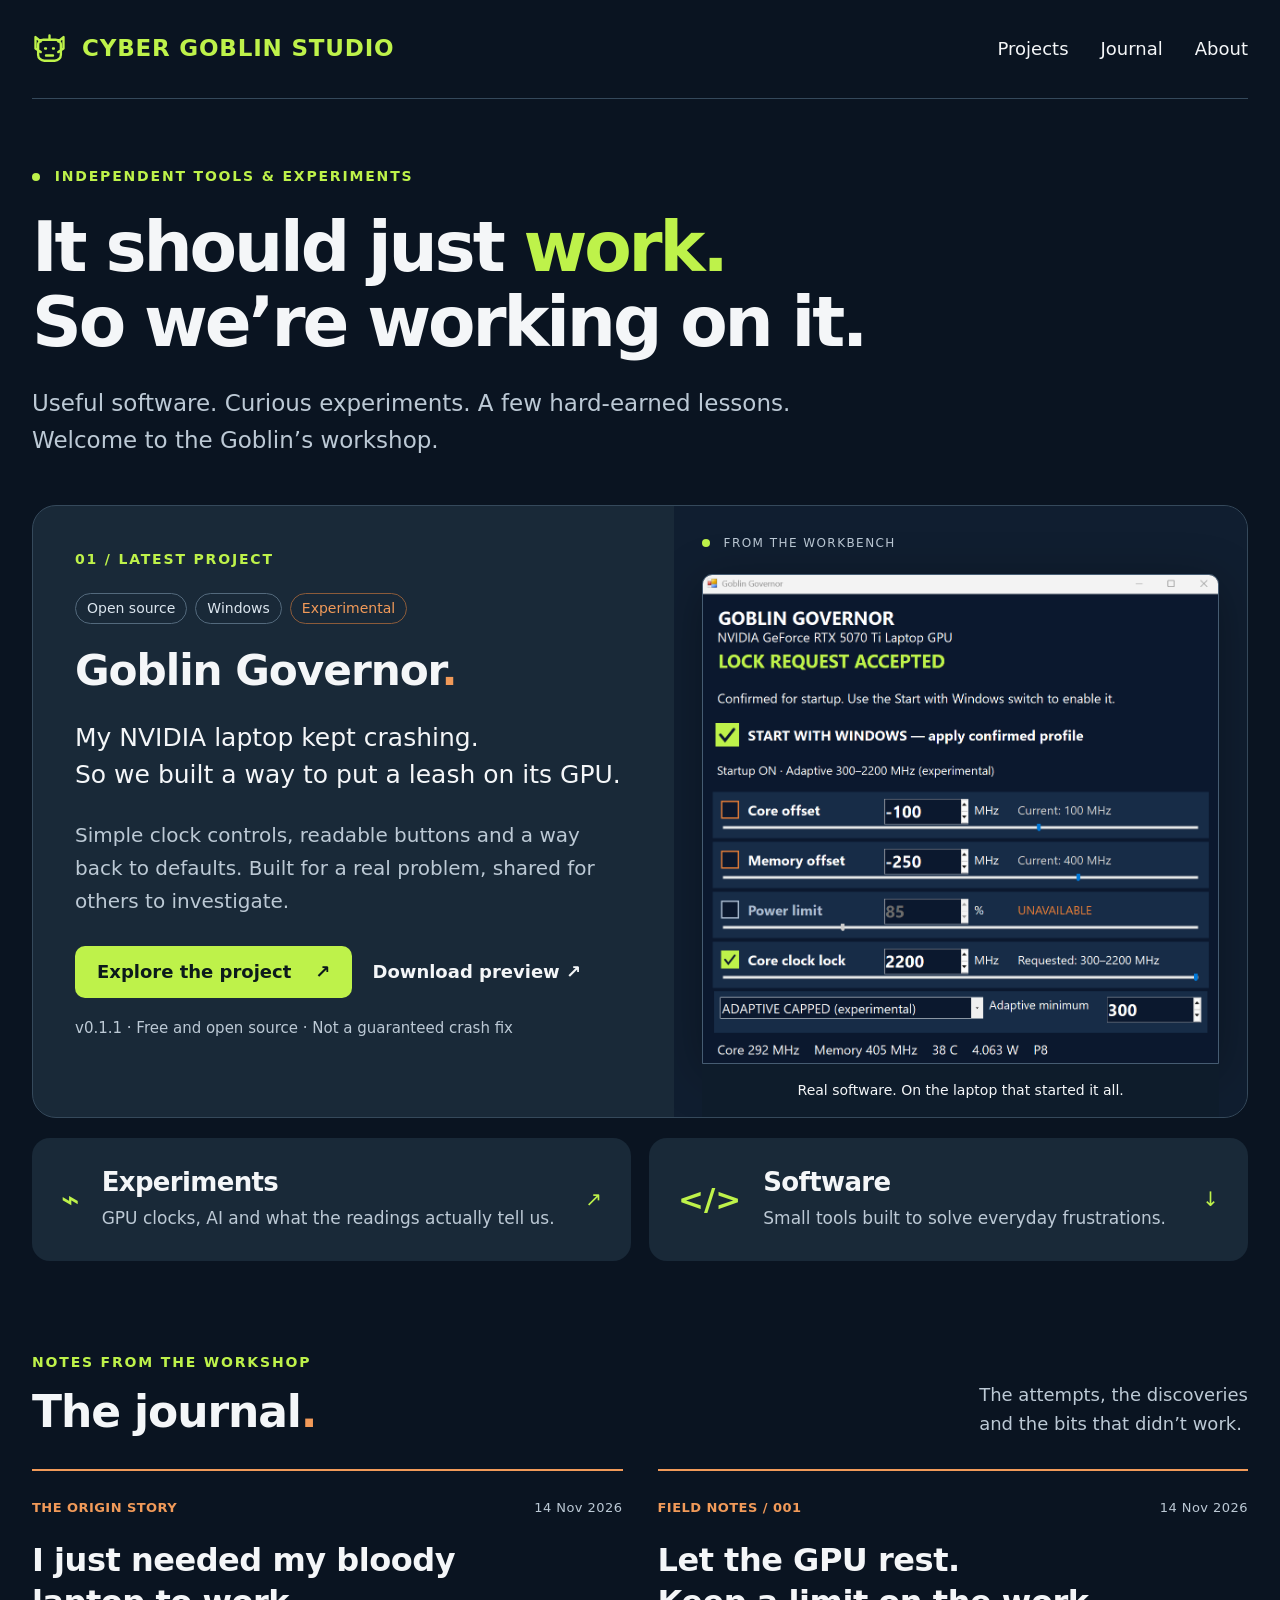
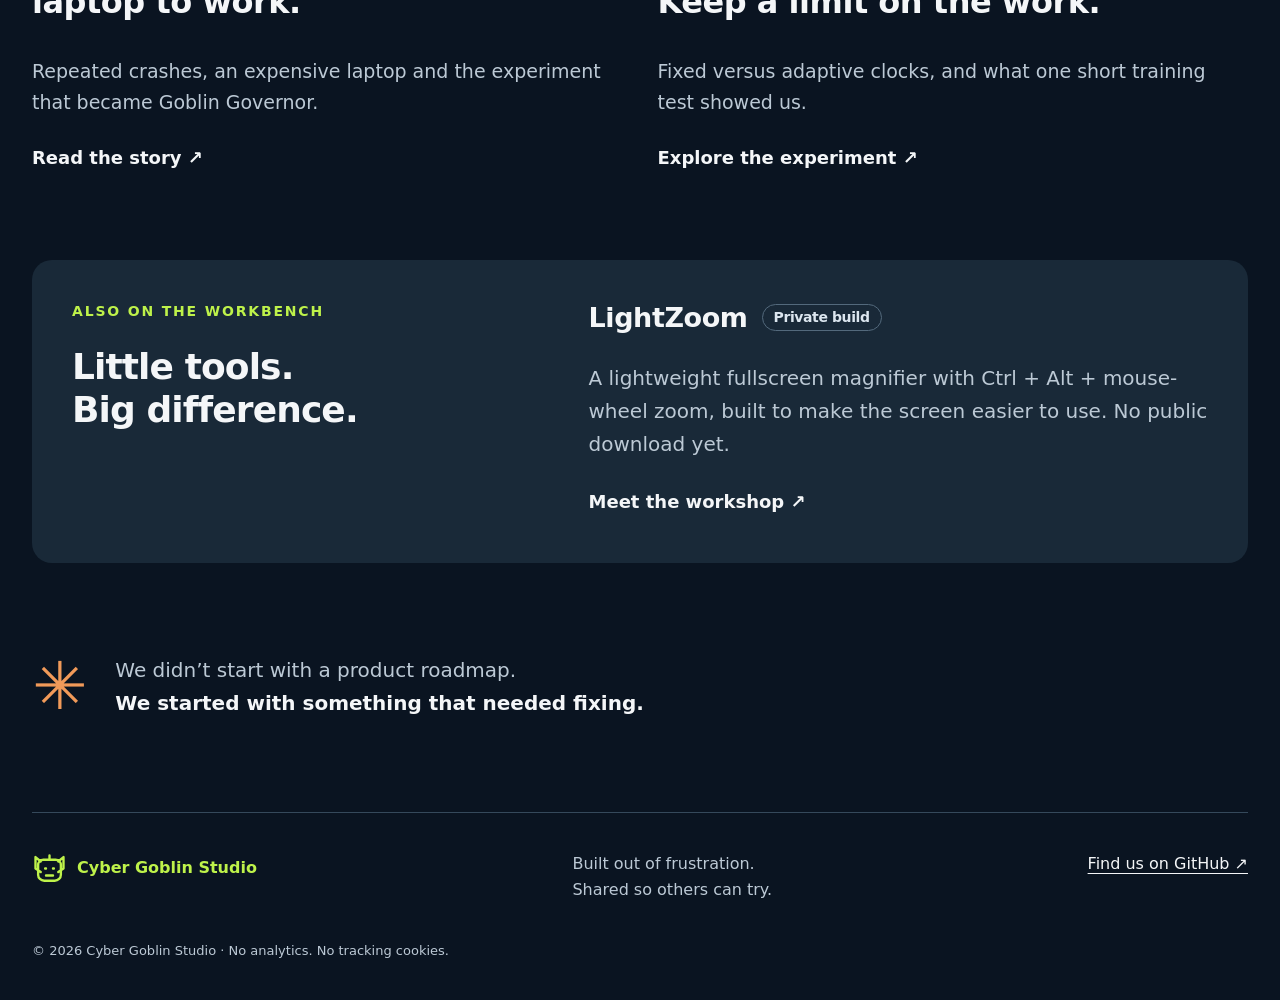
<file: index.html>
<!doctype html>
<html lang="en"><head><meta charset="utf-8"><meta name="viewport" content="width=device-width,initial-scale=1"><meta name="color-scheme" content="dark"><meta name="description" content="Useful software, GPU experiments and honest stories from a laptop that needed to work."><meta name="theme-color" content="#0b182e"><title>The workshop · Cyber Goblin Studio</title><link rel="icon" href="assets/goblin.svg" type="image/svg+xml"><link rel="stylesheet" href="style.css"></head>
<body><a class="skip" href="#main">Skip to content</a><header class="header wrap"><a class="brand" href="index.html" aria-label="Cyber Goblin Studio home"><svg viewBox="0 0 40 40" aria-hidden="true"><path d="M10 12 4 7v13l6 4m20-12 6-5v13l-6 4M13 10h14a6 6 0 0 1 6 6v11a7 7 0 0 1-7 7H14a7 7 0 0 1-7-7V16a6 6 0 0 1 6-6Z"/><path d="M15 20h1m8 0h1M16 28h8M20 10V5"/></svg><span>CYBER GOBLIN<span class="studio"> STUDIO</span></span></a><nav class="desktop-nav" aria-label="Main navigation"><a href="index.html#projects">Projects</a><a href="index.html#journal">Journal</a><a href="about.html">About</a></nav><details class="mobile-nav"><summary aria-label="Open navigation">Menu <span aria-hidden="true">☰</span></summary><nav aria-label="Mobile navigation"><a href="index.html#projects">Projects</a><a href="index.html#journal">Journal</a><a href="about.html">About</a></nav></details></header>
<main id="main" class="wrap">
<section class="intro"><p class="eyebrow"><span class="dot"></span> INDEPENDENT TOOLS & EXPERIMENTS</p><h1>It should just <em>work.</em><br>So we’re working on it.</h1><p class="lede">Useful software. Curious experiments. A few hard-earned lessons.<br class="wide-only"> Welcome to the Goblin’s workshop.</p></section>
<section id="projects" aria-labelledby="featured-title" class="feature"><div class="feature-copy"><p class="eyebrow">01 / LATEST PROJECT</p><div class="tags"><span>Open source</span><span>Windows</span><span class="experimental">Experimental</span></div><h2 id="featured-title">Goblin Governor<span class="orange">.</span></h2><p class="feature-summary">My NVIDIA laptop kept crashing.<br>So we built a way to put a leash on its GPU.</p><p>Simple clock controls, readable buttons and a way back to defaults. Built for a real problem, shared for others to investigate.</p><div class="actions"><a class="button lime" href="goblin-governor.html">Explore the project <span aria-hidden="true">↗</span></a><a class="text-link" href="https://github.com/notsuremedea-rgb/goblin-governor/releases/tag/v0.1.1">Download preview ↗</a></div><p class="fine">v0.1.1 · Free and open source · Not a guaranteed crash fix</p></div><a class="feature-image" href="goblin-governor.html" aria-label="Explore Goblin Governor"><div class="image-label"><span class="dot"></span> FROM THE WORKBENCH</div><img src="assets/goblin-governor.png" width="1113" height="1516" alt="Goblin Governor running an adaptive 300–2200 MHz profile, with the GPU idling at 292 MHz."><span class="image-caption">Real software. On the laptop that started it all.</span></a></section>
<div class="routes"><a class="route" href="clock-modes.html"><span class="route-icon" aria-hidden="true">⌁</span><div><h2>Experiments</h2><p>GPU clocks, AI and what the readings actually tell us.</p></div><span aria-hidden="true">↗</span></a><a class="route" href="#software"><span class="route-icon" aria-hidden="true">&lt;/&gt;</span><div><h2>Software</h2><p>Small tools built to solve everyday frustrations.</p></div><span aria-hidden="true">↓</span></a></div>
<section id="journal" class="journal"><div class="section-heading"><div><p class="eyebrow">NOTES FROM THE WORKSHOP</p><h2>The journal<span class="orange">.</span></h2></div><p>The attempts, the discoveries<br>and the bits that didn’t work.</p></div><div class="posts"><article class="post"><div class="post-meta"><span>THE ORIGIN STORY</span><time datetime="2026-11-14">14 Nov 2026</time></div><h3><a href="goblin-governor.html">I just needed my bloody laptop to work.</a></h3><p>Repeated crashes, an expensive laptop and the experiment that became Goblin Governor.</p><a class="text-link" href="goblin-governor.html">Read the story <span aria-hidden="true">↗</span></a></article><article class="post"><div class="post-meta"><span>FIELD NOTES / 001</span><time datetime="2026-11-14">14 Nov 2026</time></div><h3><a href="clock-modes.html">Let the GPU rest.<br>Keep a limit on the work.</a></h3><p>Fixed versus adaptive clocks, and what one short training test showed us.</p><a class="text-link" href="clock-modes.html">Explore the experiment <span aria-hidden="true">↗</span></a></article></div></section>
<section id="software" class="bench"><div><p class="eyebrow">ALSO ON THE WORKBENCH</p><h2>Little tools.<br>Big difference.</h2></div><div><h3>LightZoom <span class="badge">Private build</span></h3><p>A lightweight fullscreen magnifier with Ctrl + Alt + mouse-wheel zoom, built to make the screen easier to use. No public download yet.</p><a class="text-link" href="about.html">Meet the workshop ↗</a></div></section>
<section class="closing"><span aria-hidden="true">✳</span><p>We didn’t start with a product roadmap.<br><strong>We started with something that needed fixing.</strong></p></section></main><footer class="wrap footer"><a class="footer-brand" href="index.html"><svg viewBox="0 0 40 40" aria-hidden="true"><path d="M10 12 4 7v13l6 4m20-12 6-5v13l-6 4M13 10h14a6 6 0 0 1 6 6v11a7 7 0 0 1-7 7H14a7 7 0 0 1-7-7V16a6 6 0 0 1 6-6Z"/><path d="M15 20h1m8 0h1M16 28h8M20 10V5"/></svg> Cyber Goblin Studio</a><p>Built out of frustration.<br>Shared so others can try.</p><a href="https://github.com/notsuremedea-rgb">Find us on GitHub ↗</a><small>© 2026 Cyber Goblin Studio · No analytics. No tracking cookies.</small></footer></body></html>
</file>
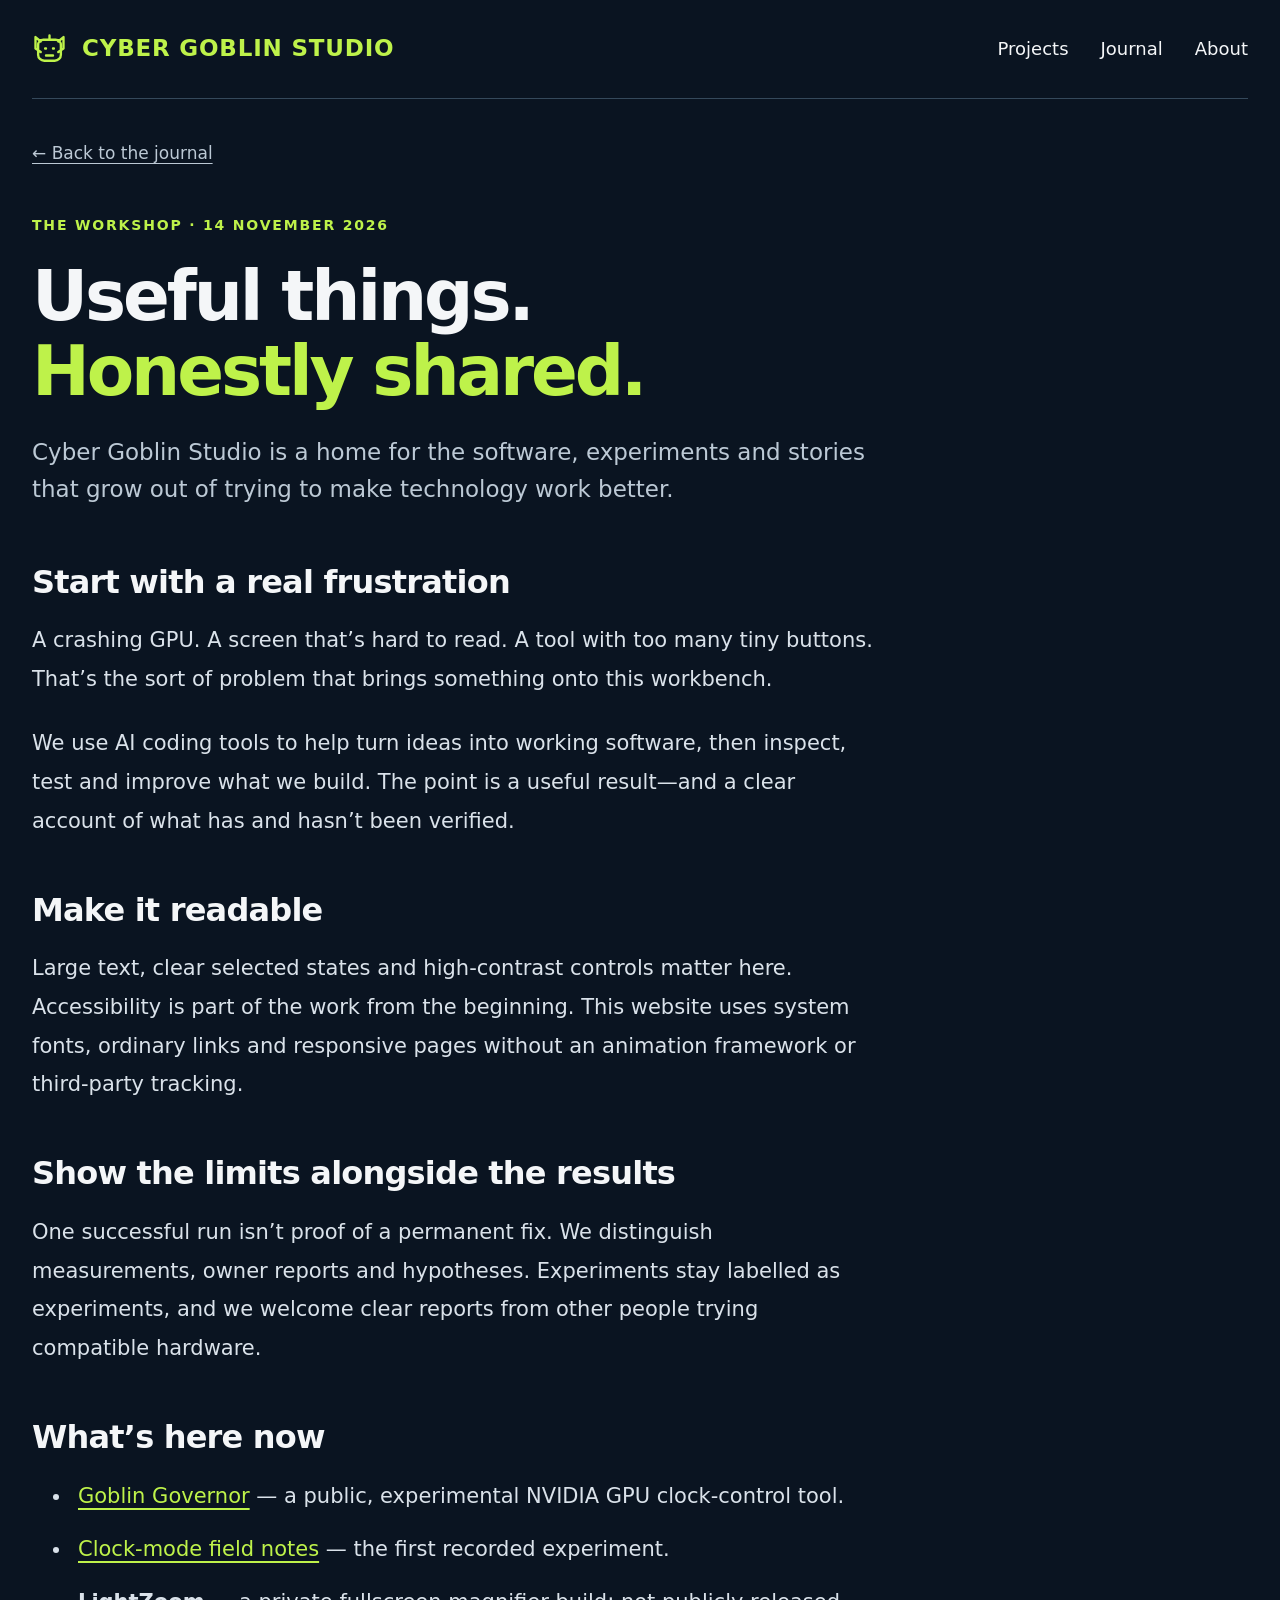
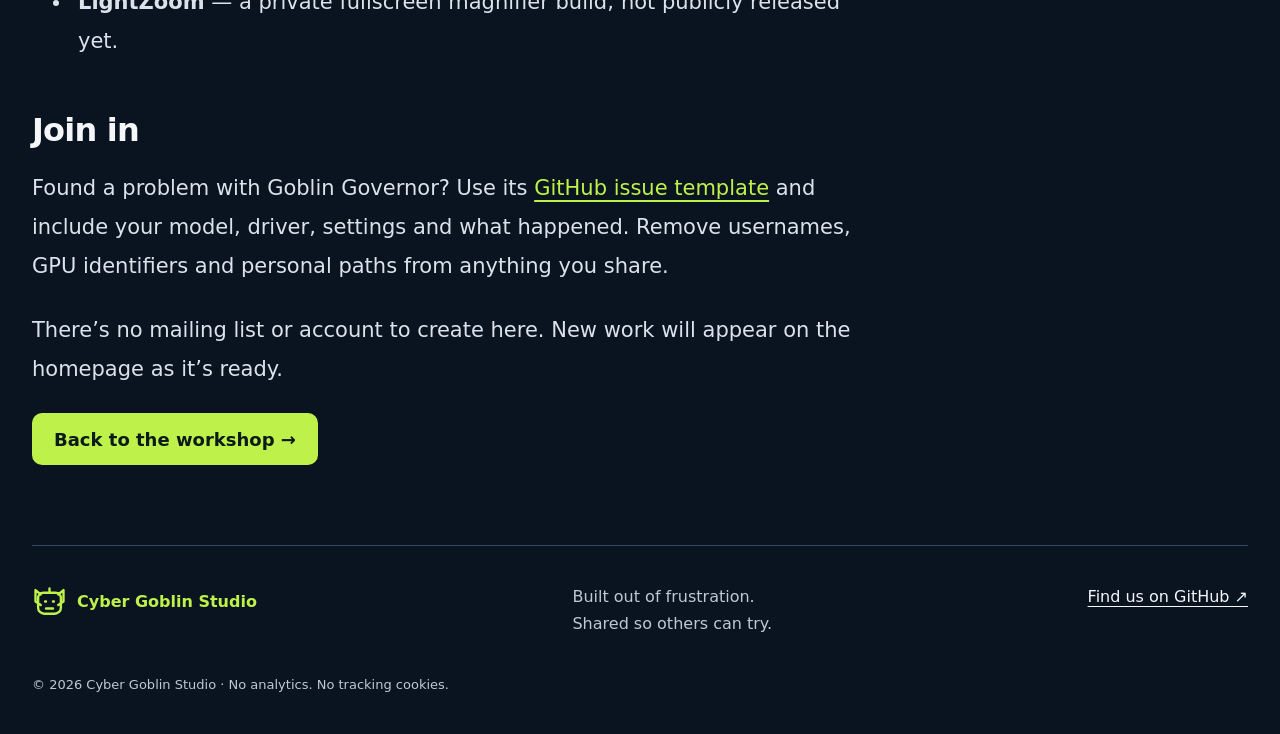
<file: about.html>
<!doctype html>
<html lang="en"><head><meta charset="utf-8"><meta name="viewport" content="width=device-width,initial-scale=1"><meta name="color-scheme" content="dark"><meta name="description" content="Cyber Goblin Studio: small tools, accessible interfaces and experiments shared with their limitations."><meta name="theme-color" content="#0b182e"><title>About the workshop · Cyber Goblin Studio</title><link rel="icon" href="assets/goblin.svg" type="image/svg+xml"><link rel="stylesheet" href="style.css"></head>
<body><a class="skip" href="#main">Skip to content</a><header class="header wrap"><a class="brand" href="index.html" aria-label="Cyber Goblin Studio home"><svg viewBox="0 0 40 40" aria-hidden="true"><path d="M10 12 4 7v13l6 4m20-12 6-5v13l-6 4M13 10h14a6 6 0 0 1 6 6v11a7 7 0 0 1-7 7H14a7 7 0 0 1-7-7V16a6 6 0 0 1 6-6Z"/><path d="M15 20h1m8 0h1M16 28h8M20 10V5"/></svg><span>CYBER GOBLIN<span class="studio"> STUDIO</span></span></a><nav class="desktop-nav" aria-label="Main navigation"><a href="index.html#projects">Projects</a><a href="index.html#journal">Journal</a><a href="about.html">About</a></nav><details class="mobile-nav"><summary aria-label="Open navigation">Menu <span aria-hidden="true">☰</span></summary><nav aria-label="Mobile navigation"><a href="index.html#projects">Projects</a><a href="index.html#journal">Journal</a><a href="about.html">About</a></nav></details></header>
<main id="main" class="wrap"><a class="back" href="index.html#journal">← Back to the journal</a><header class="article-header"><p class="eyebrow">THE WORKSHOP · <time datetime="2026-11-14">14 NOVEMBER 2026</time></p><h1>Useful things.<br><em>Honestly shared.</em></h1><p class="lede">Cyber Goblin Studio is a home for the software, experiments and stories that grow out of trying to make technology work better.</p></header><article class="prose single"><h2>Start with a real frustration</h2><p>A crashing GPU. A screen that’s hard to read. A tool with too many tiny buttons. That’s the sort of problem that brings something onto this workbench.</p><p>We use AI coding tools to help turn ideas into working software, then inspect, test and improve what we build. The point is a useful result—and a clear account of what has and hasn’t been verified.</p><h2>Make it readable</h2><p>Large text, clear selected states and high-contrast controls matter here. Accessibility is part of the work from the beginning. This website uses system fonts, ordinary links and responsive pages without an animation framework or third-party tracking.</p><h2>Show the limits alongside the results</h2><p>One successful run isn’t proof of a permanent fix. We distinguish measurements, owner reports and hypotheses. Experiments stay labelled as experiments, and we welcome clear reports from other people trying compatible hardware.</p><h2>What’s here now</h2><ul><li><a href="goblin-governor.html">Goblin Governor</a> — a public, experimental NVIDIA GPU clock-control tool.</li><li><a href="clock-modes.html">Clock-mode field notes</a> — the first recorded experiment.</li><li><strong>LightZoom</strong> — a private fullscreen magnifier build; not publicly released yet.</li></ul><h2>Join in</h2><p>Found a problem with Goblin Governor? Use its <a href="https://github.com/notsuremedea-rgb/goblin-governor/issues/new/choose">GitHub issue template</a> and include your model, driver, settings and what happened. Remove usernames, GPU identifiers and personal paths from anything you share.</p><p>There’s no mailing list or account to create here. New work will appear on the homepage as it’s ready.</p><a class="button lime" href="index.html">Back to the workshop →</a></article></main><footer class="wrap footer"><a class="footer-brand" href="index.html"><svg viewBox="0 0 40 40" aria-hidden="true"><path d="M10 12 4 7v13l6 4m20-12 6-5v13l-6 4M13 10h14a6 6 0 0 1 6 6v11a7 7 0 0 1-7 7H14a7 7 0 0 1-7-7V16a6 6 0 0 1 6-6Z"/><path d="M15 20h1m8 0h1M16 28h8M20 10V5"/></svg> Cyber Goblin Studio</a><p>Built out of frustration.<br>Shared so others can try.</p><a href="https://github.com/notsuremedea-rgb">Find us on GitHub ↗</a><small>© 2026 Cyber Goblin Studio · No analytics. No tracking cookies.</small></footer></body></html>
</file>
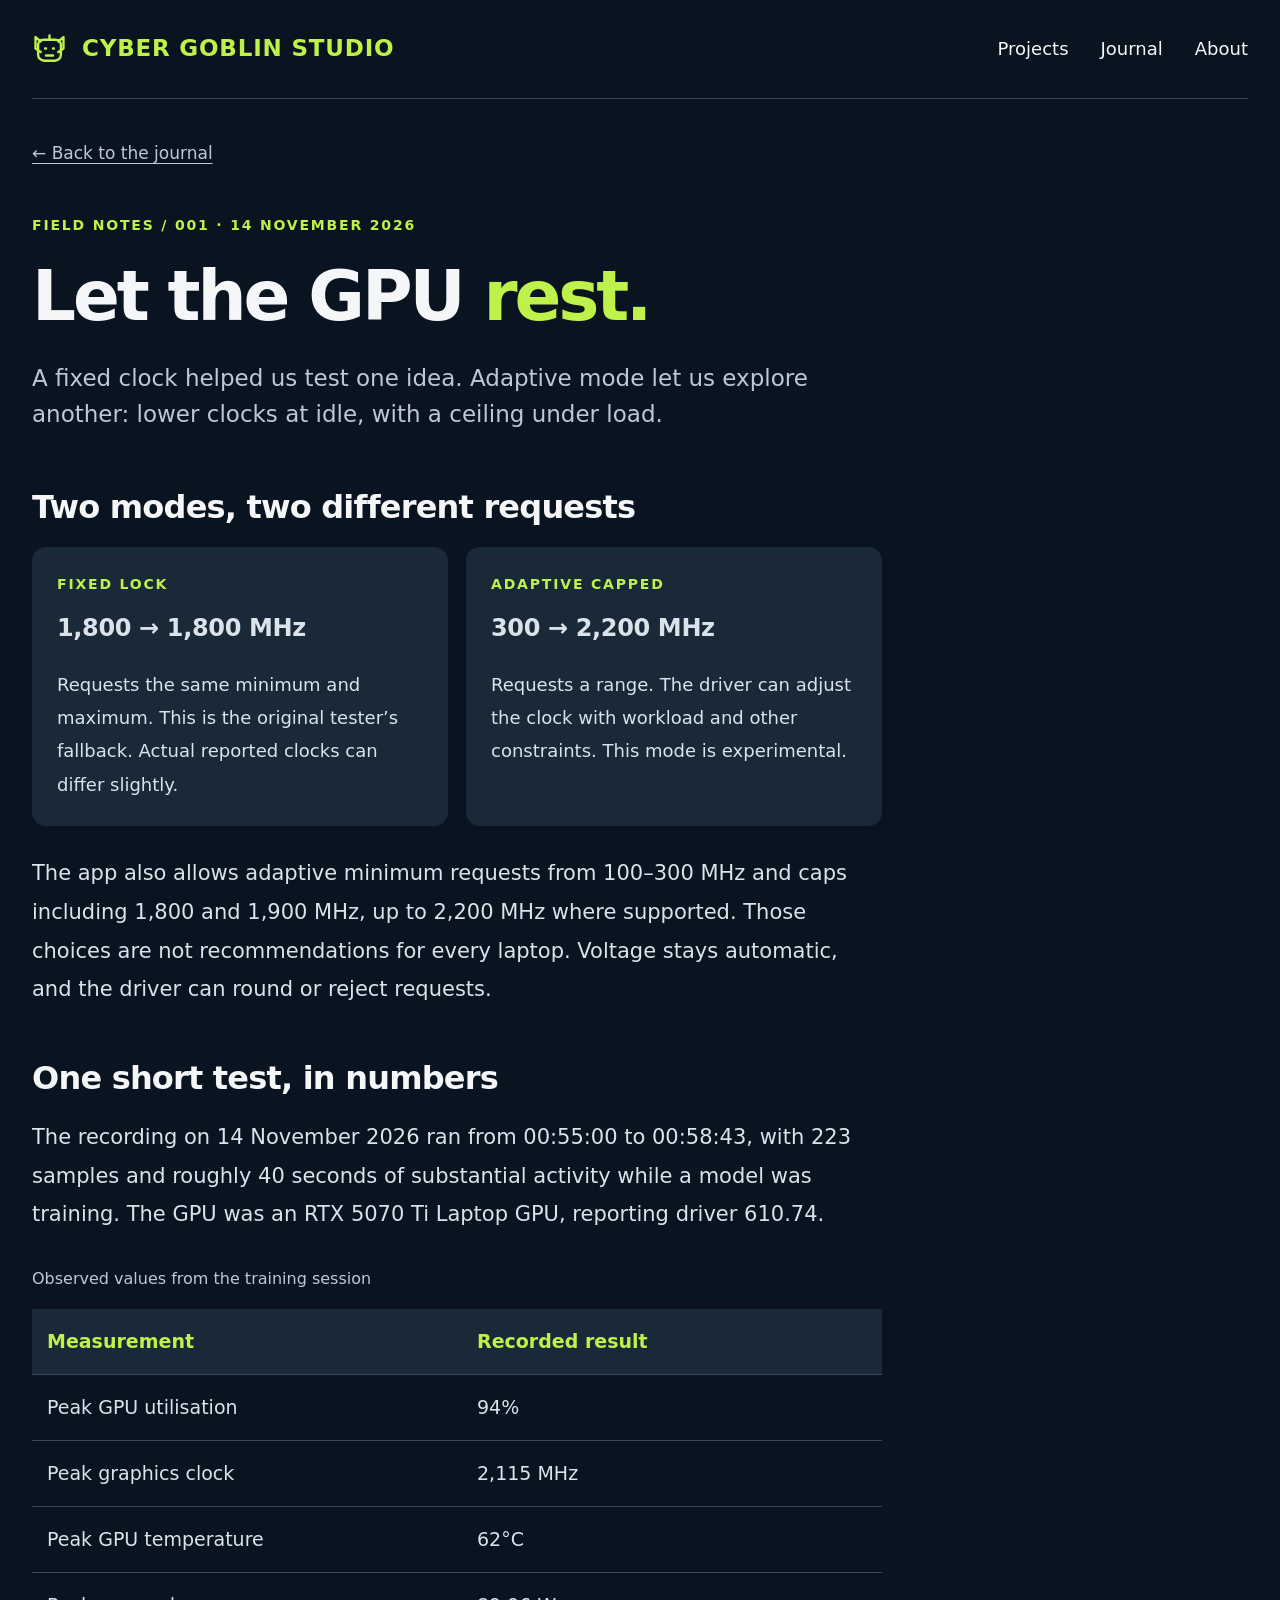
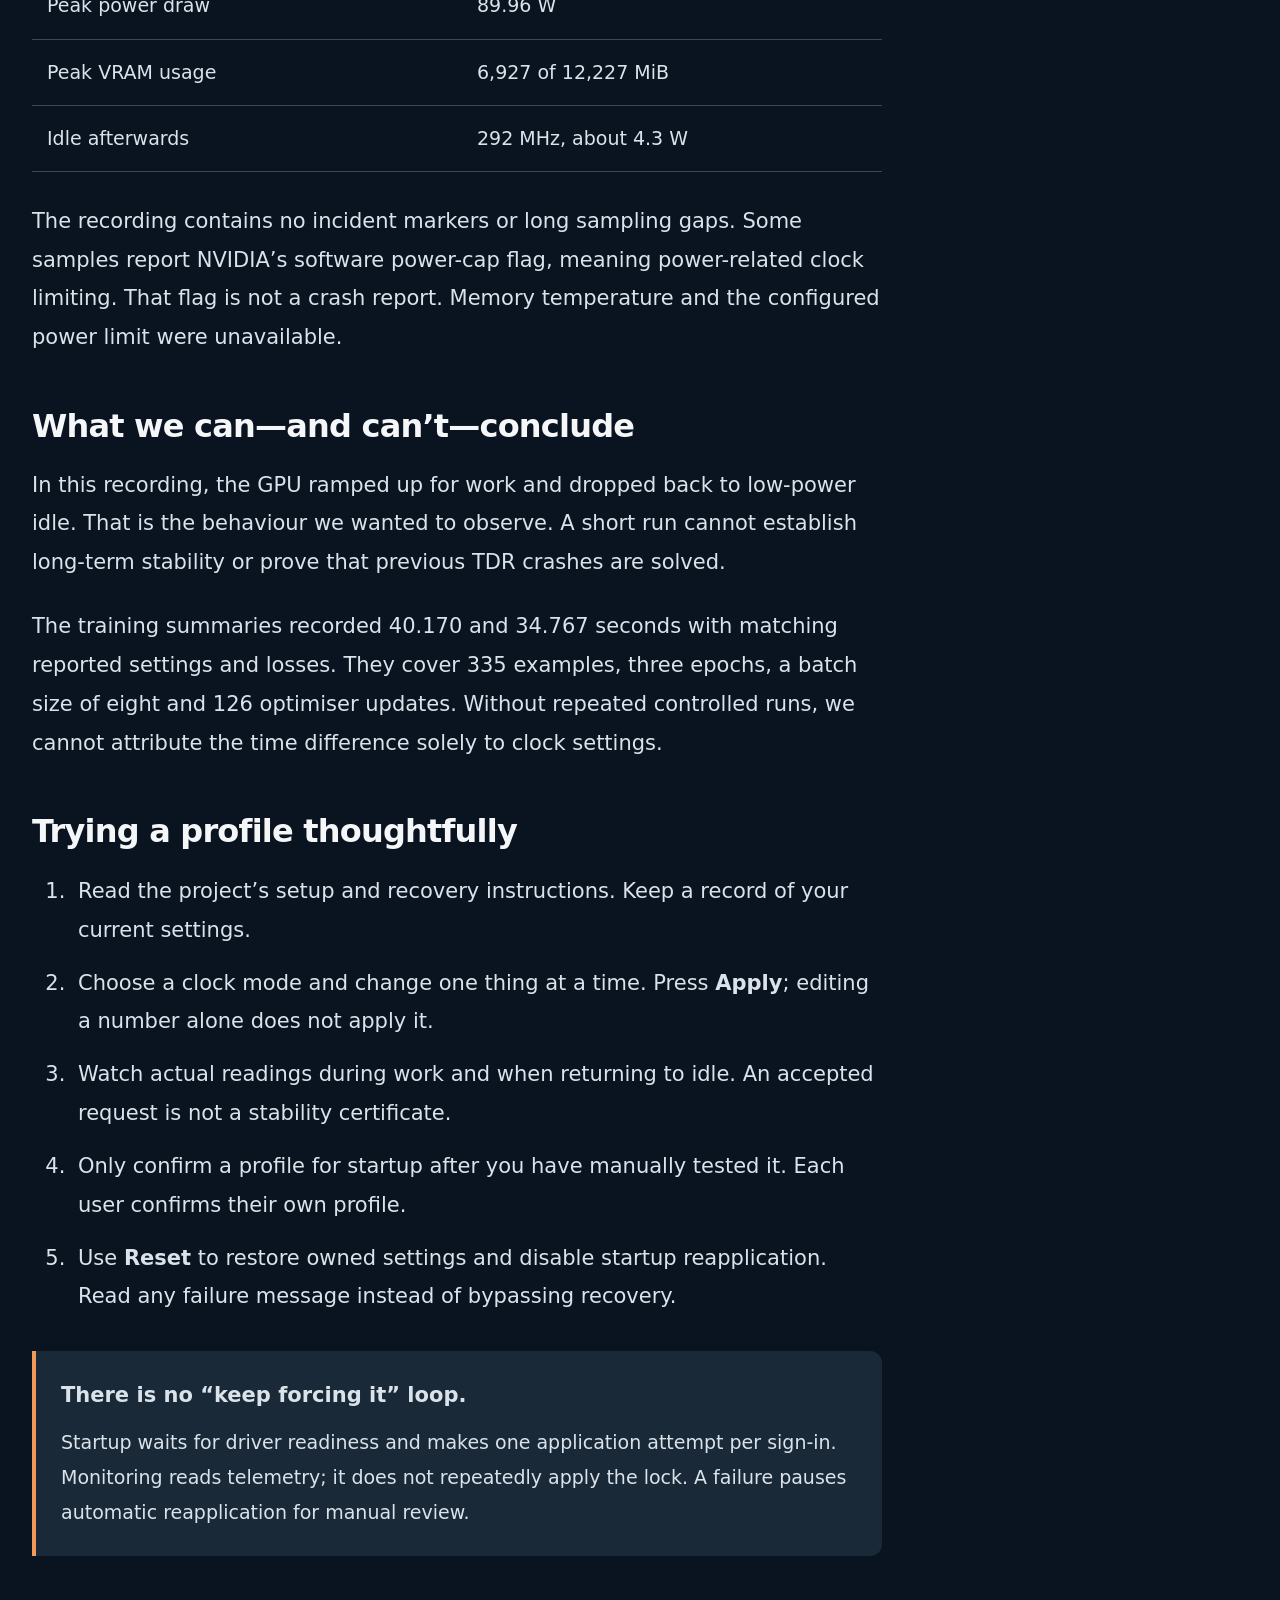
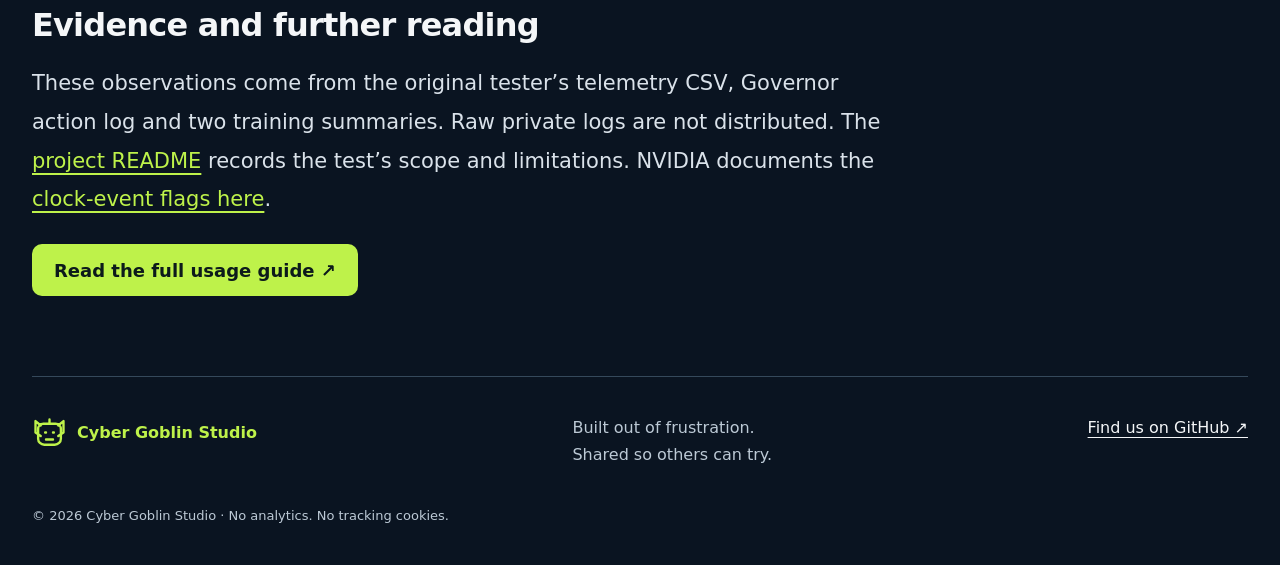
<file: clock-modes.html>
<!doctype html>
<html lang="en"><head><meta charset="utf-8"><meta name="viewport" content="width=device-width,initial-scale=1"><meta name="color-scheme" content="dark"><meta name="description" content="A plain-language guide to fixed and adaptive GPU clock requests, with results and limits from one training test."><meta name="theme-color" content="#0b182e"><title>Let the GPU rest · Cyber Goblin Studio</title><link rel="icon" href="assets/goblin.svg" type="image/svg+xml"><link rel="stylesheet" href="style.css"></head>
<body><a class="skip" href="#main">Skip to content</a><header class="header wrap"><a class="brand" href="index.html" aria-label="Cyber Goblin Studio home"><svg viewBox="0 0 40 40" aria-hidden="true"><path d="M10 12 4 7v13l6 4m20-12 6-5v13l-6 4M13 10h14a6 6 0 0 1 6 6v11a7 7 0 0 1-7 7H14a7 7 0 0 1-7-7V16a6 6 0 0 1 6-6Z"/><path d="M15 20h1m8 0h1M16 28h8M20 10V5"/></svg><span>CYBER GOBLIN<span class="studio"> STUDIO</span></span></a><nav class="desktop-nav" aria-label="Main navigation"><a href="index.html#projects">Projects</a><a href="index.html#journal">Journal</a><a href="about.html">About</a></nav><details class="mobile-nav"><summary aria-label="Open navigation">Menu <span aria-hidden="true">☰</span></summary><nav aria-label="Mobile navigation"><a href="index.html#projects">Projects</a><a href="index.html#journal">Journal</a><a href="about.html">About</a></nav></details></header>
<main id="main" class="wrap"><a class="back" href="index.html#journal">← Back to the journal</a><header class="article-header"><p class="eyebrow">FIELD NOTES / 001 · <time datetime="2026-11-14">14 NOVEMBER 2026</time></p><h1>Let the GPU <em>rest.</em></h1><p class="lede">A fixed clock helped us test one idea. Adaptive mode let us explore another: lower clocks at idle, with a ceiling under load.</p></header><article class="prose single"><h2>Two modes, two different requests</h2><div class="mode-cards"><section><p class="eyebrow">FIXED LOCK</p><h3>1,800 → 1,800 MHz</h3><p>Requests the same minimum and maximum. This is the original tester’s fallback. Actual reported clocks can differ slightly.</p></section><section><p class="eyebrow">ADAPTIVE CAPPED</p><h3>300 → 2,200 MHz</h3><p>Requests a range. The driver can adjust the clock with workload and other constraints. This mode is experimental.</p></section></div><p>The app also allows adaptive minimum requests from 100–300 MHz and caps including 1,800 and 1,900 MHz, up to 2,200 MHz where supported. Those choices are not recommendations for every laptop. Voltage stays automatic, and the driver can round or reject requests.</p><h2>One short test, in numbers</h2><p>The recording on 14 November 2026 ran from 00:55:00 to 00:58:43, with 223 samples and roughly 40 seconds of substantial activity while a model was training. The GPU was an RTX 5070 Ti Laptop GPU, reporting driver 610.74.</p><div class="table-scroll"><table><caption>Observed values from the training session</caption><thead><tr><th scope="col">Measurement</th><th scope="col">Recorded result</th></tr></thead><tbody><tr><th scope="row">Peak GPU utilisation</th><td>94%</td></tr><tr><th scope="row">Peak graphics clock</th><td>2,115 MHz</td></tr><tr><th scope="row">Peak GPU temperature</th><td>62°C</td></tr><tr><th scope="row">Peak power draw</th><td>89.96 W</td></tr><tr><th scope="row">Peak VRAM usage</th><td>6,927 of 12,227 MiB</td></tr><tr><th scope="row">Idle afterwards</th><td>292 MHz, about 4.3 W</td></tr></tbody></table></div><p>The recording contains no incident markers or long sampling gaps. Some samples report NVIDIA’s software power-cap flag, meaning power-related clock limiting. That flag is not a crash report. Memory temperature and the configured power limit were unavailable.</p><h2>What we can—and can’t—conclude</h2><p>In this recording, the GPU ramped up for work and dropped back to low-power idle. That is the behaviour we wanted to observe. A short run cannot establish long-term stability or prove that previous TDR crashes are solved.</p><p>The training summaries recorded 40.170 and 34.767 seconds with matching reported settings and losses. They cover 335 examples, three epochs, a batch size of eight and 126 optimiser updates. Without repeated controlled runs, we cannot attribute the time difference solely to clock settings.</p><h2>Trying a profile thoughtfully</h2><ol><li>Read the project’s setup and recovery instructions. Keep a record of your current settings.</li><li>Choose a clock mode and change one thing at a time. Press <strong>Apply</strong>; editing a number alone does not apply it.</li><li>Watch actual readings during work and when returning to idle. An accepted request is not a stability certificate.</li><li>Only confirm a profile for startup after you have manually tested it. Each user confirms their own profile.</li><li>Use <strong>Reset</strong> to restore owned settings and disable startup reapplication. Read any failure message instead of bypassing recovery.</li></ol><div class="callout"><strong>There is no “keep forcing it” loop.</strong><p>Startup waits for driver readiness and makes one application attempt per sign-in. Monitoring reads telemetry; it does not repeatedly apply the lock. A failure pauses automatic reapplication for manual review.</p></div><h2>Evidence and further reading</h2><p>These observations come from the original tester’s telemetry CSV, Governor action log and two training summaries. Raw private logs are not distributed. The <a href="https://github.com/notsuremedea-rgb/goblin-governor#observed-training-test--14-november-2026">project README</a> records the test’s scope and limitations. NVIDIA documents the <a href="https://docs.nvidia.com/deploy/archive/R550/nvml-api/group__nvmlClocksEventReasons.html">clock-event flags here</a>.</p><a class="button lime" href="https://github.com/notsuremedea-rgb/goblin-governor">Read the full usage guide ↗</a></article></main><footer class="wrap footer"><a class="footer-brand" href="index.html"><svg viewBox="0 0 40 40" aria-hidden="true"><path d="M10 12 4 7v13l6 4m20-12 6-5v13l-6 4M13 10h14a6 6 0 0 1 6 6v11a7 7 0 0 1-7 7H14a7 7 0 0 1-7-7V16a6 6 0 0 1 6-6Z"/><path d="M15 20h1m8 0h1M16 28h8M20 10V5"/></svg> Cyber Goblin Studio</a><p>Built out of frustration.<br>Shared so others can try.</p><a href="https://github.com/notsuremedea-rgb">Find us on GitHub ↗</a><small>© 2026 Cyber Goblin Studio · No analytics. No tracking cookies.</small></footer></body></html>
</file>
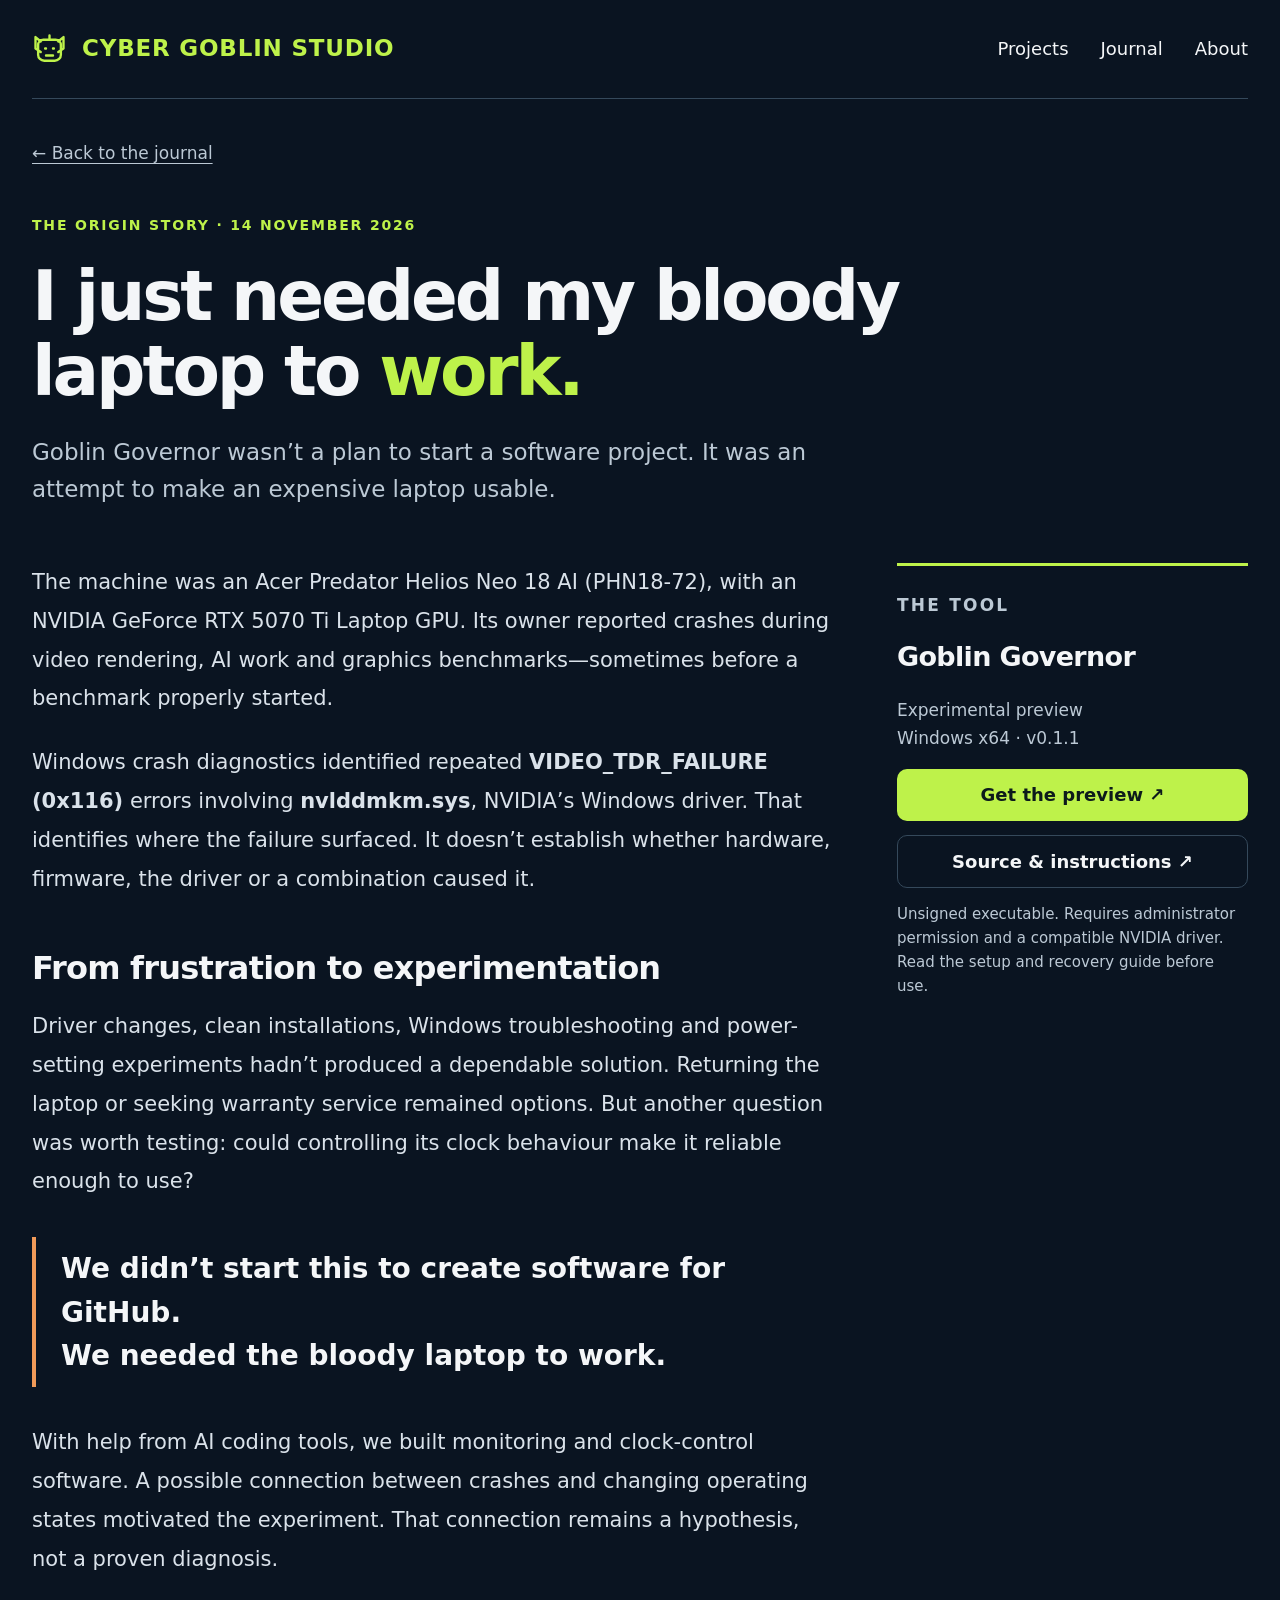
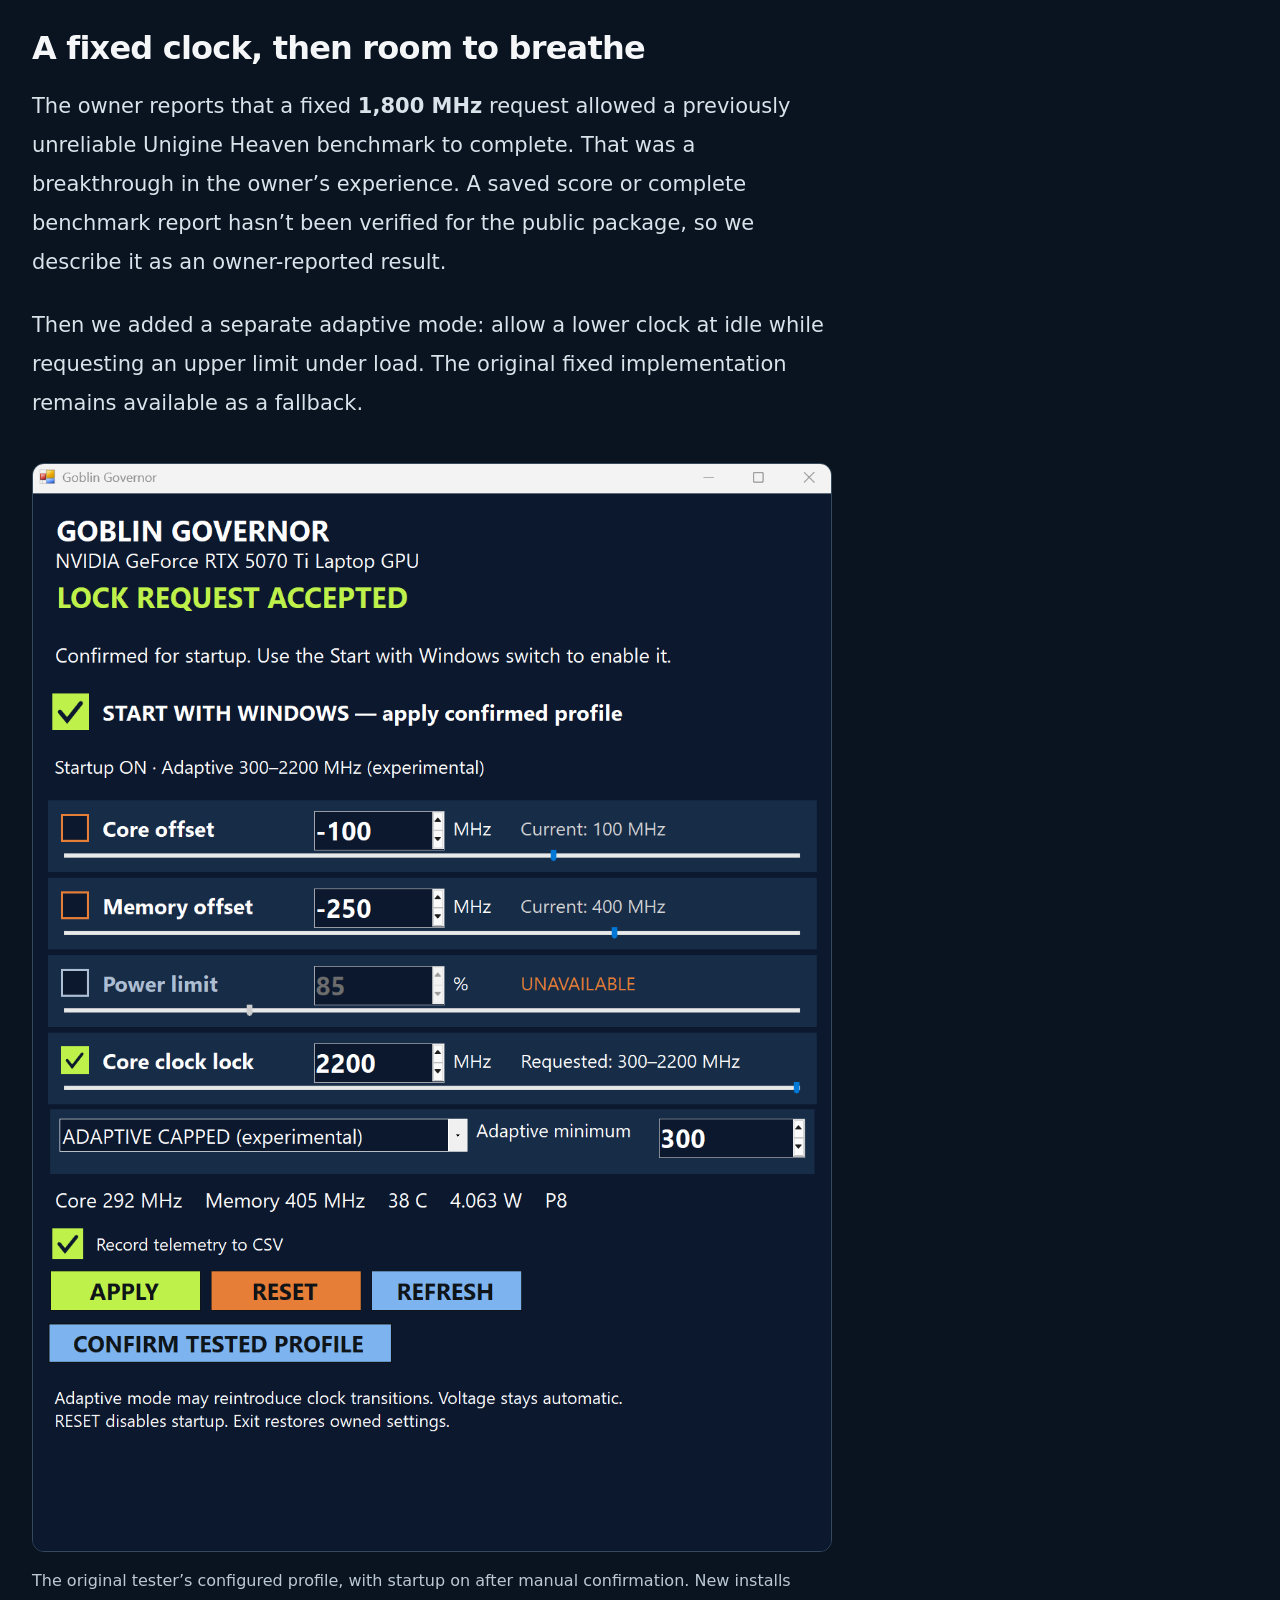
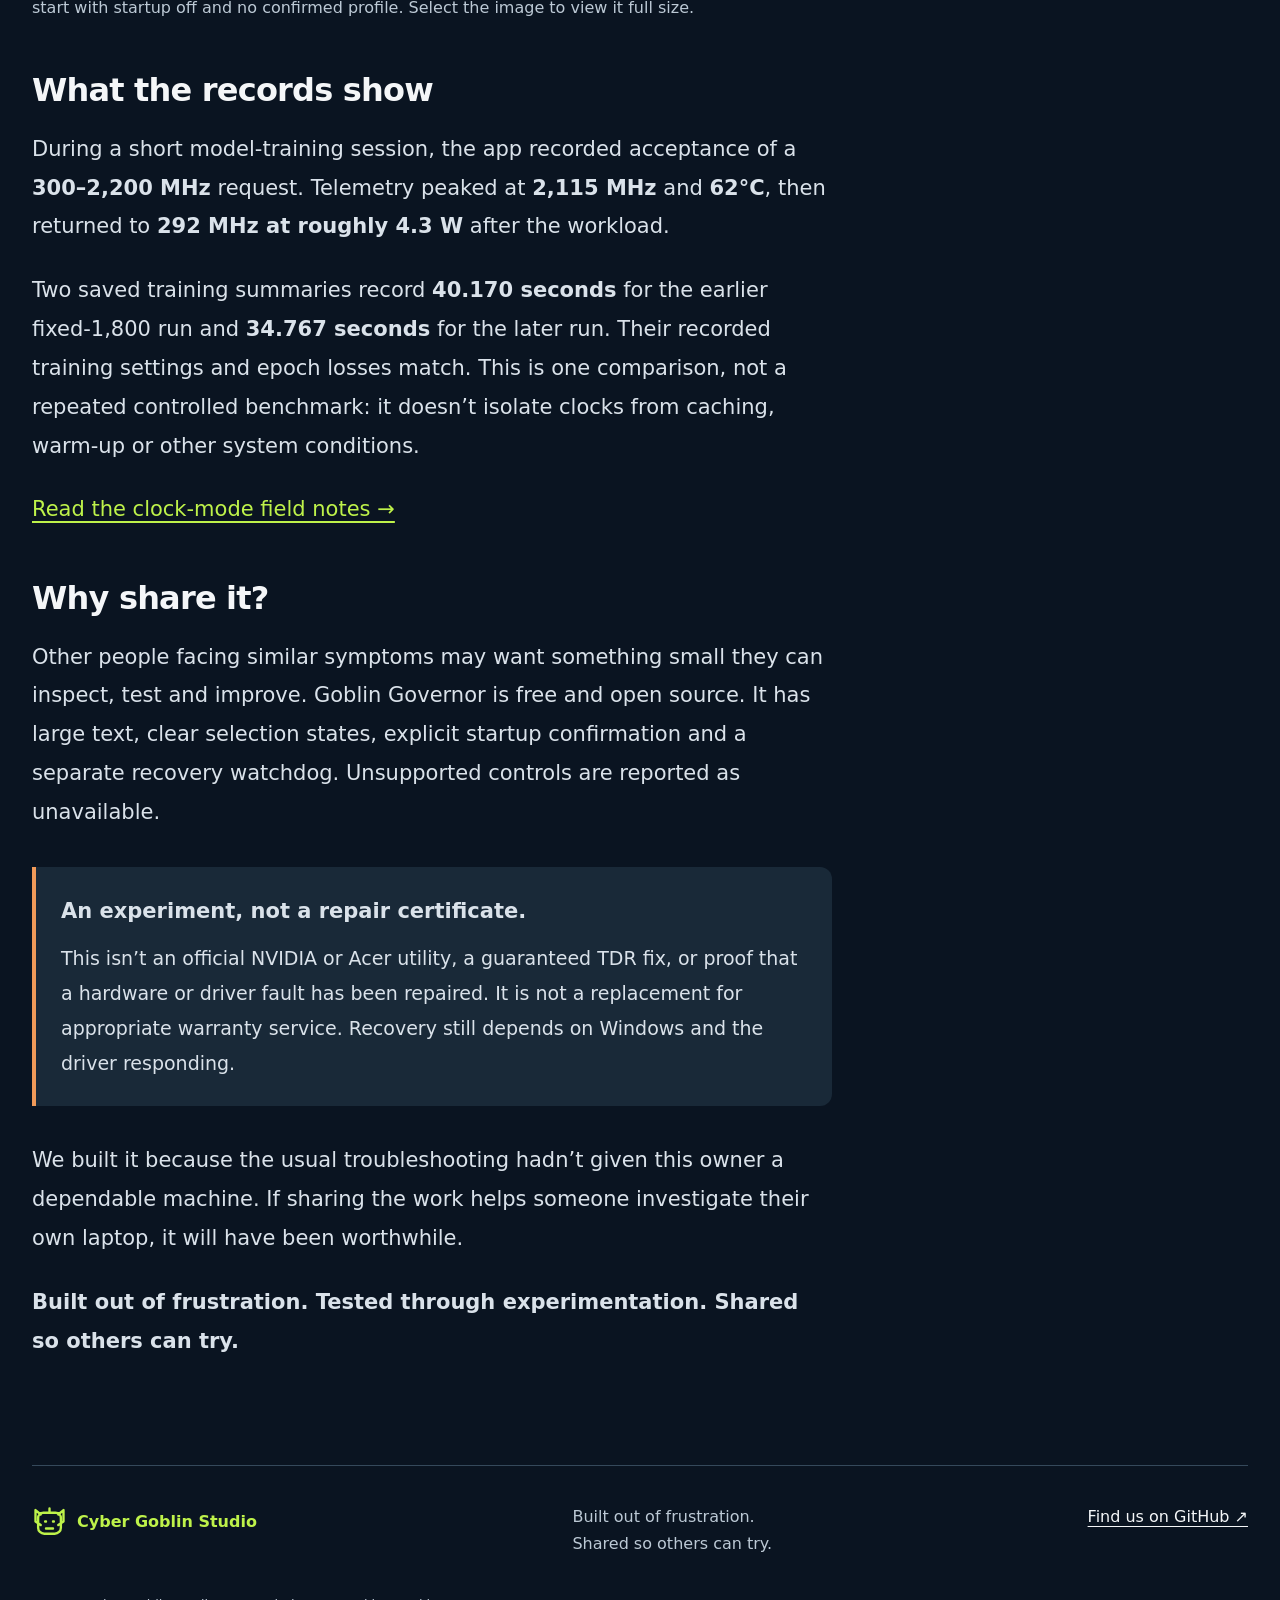
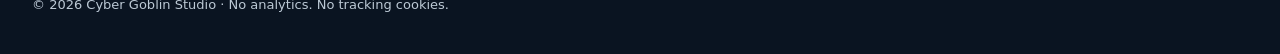
<file: goblin-governor.html>
<!doctype html>
<html lang="en"><head><meta charset="utf-8"><meta name="viewport" content="width=device-width,initial-scale=1"><meta name="color-scheme" content="dark"><meta name="description" content="The story behind Goblin Governor: a crashing laptop, fixed and adaptive GPU clocks, and a careful experiment."><meta name="theme-color" content="#0b182e"><title>I just needed my bloody laptop to work · Cyber Goblin Studio</title><link rel="icon" href="assets/goblin.svg" type="image/svg+xml"><link rel="stylesheet" href="style.css"></head>
<body><a class="skip" href="#main">Skip to content</a><header class="header wrap"><a class="brand" href="index.html" aria-label="Cyber Goblin Studio home"><svg viewBox="0 0 40 40" aria-hidden="true"><path d="M10 12 4 7v13l6 4m20-12 6-5v13l-6 4M13 10h14a6 6 0 0 1 6 6v11a7 7 0 0 1-7 7H14a7 7 0 0 1-7-7V16a6 6 0 0 1 6-6Z"/><path d="M15 20h1m8 0h1M16 28h8M20 10V5"/></svg><span>CYBER GOBLIN<span class="studio"> STUDIO</span></span></a><nav class="desktop-nav" aria-label="Main navigation"><a href="index.html#projects">Projects</a><a href="index.html#journal">Journal</a><a href="about.html">About</a></nav><details class="mobile-nav"><summary aria-label="Open navigation">Menu <span aria-hidden="true">☰</span></summary><nav aria-label="Mobile navigation"><a href="index.html#projects">Projects</a><a href="index.html#journal">Journal</a><a href="about.html">About</a></nav></details></header>
<main id="main" class="wrap"><a class="back" href="index.html#journal">← Back to the journal</a><header class="article-header"><p class="eyebrow">THE ORIGIN STORY · <time datetime="2026-11-14">14 NOVEMBER 2026</time></p><h1>I just needed my bloody laptop to <em>work.</em></h1><p class="lede">Goblin Governor wasn’t a plan to start a software project. It was an attempt to make an expensive laptop usable.</p></header><div class="article-layout"><article class="prose"><p>The machine was an Acer Predator Helios Neo 18 AI (PHN18-72), with an NVIDIA GeForce RTX 5070 Ti Laptop GPU. Its owner reported crashes during video rendering, AI work and graphics benchmarks—sometimes before a benchmark properly started.</p><p>Windows crash diagnostics identified repeated <strong>VIDEO_TDR_FAILURE (0x116)</strong> errors involving <strong>nvlddmkm.sys</strong>, NVIDIA’s Windows driver. That identifies where the failure surfaced. It doesn’t establish whether hardware, firmware, the driver or a combination caused it.</p><h2>From frustration to experimentation</h2><p>Driver changes, clean installations, Windows troubleshooting and power-setting experiments hadn’t produced a dependable solution. Returning the laptop or seeking warranty service remained options. But another question was worth testing: could controlling its clock behaviour make it reliable enough to use?</p><blockquote>We didn’t start this to create software for GitHub.<br>We needed the bloody laptop to work.</blockquote><p>With help from AI coding tools, we built monitoring and clock-control software. A possible connection between crashes and changing operating states motivated the experiment. That connection remains a hypothesis, not a proven diagnosis.</p><h2>A fixed clock, then room to breathe</h2><p>The owner reports that a fixed <strong>1,800 MHz</strong> request allowed a previously unreliable Unigine Heaven benchmark to complete. That was a breakthrough in the owner’s experience. A saved score or complete benchmark report hasn’t been verified for the public package, so we describe it as an owner-reported result.</p><p>Then we added a separate adaptive mode: allow a lower clock at idle while requesting an upper limit under load. The original fixed implementation remains available as a fallback.</p><figure><a href="assets/goblin-governor.png"><img src="assets/goblin-governor.png" width="1113" height="1516" alt="Large lime-green checkboxes, burnt-orange Reset button and adaptive 300–2200 MHz settings in Goblin Governor."></a><figcaption>The original tester’s configured profile, with startup on after manual confirmation. New installs start with startup off and no confirmed profile. Select the image to view it full size.</figcaption></figure><h2>What the records show</h2><p>During a short model-training session, the app recorded acceptance of a <strong>300–2,200 MHz</strong> request. Telemetry peaked at <strong>2,115 MHz</strong> and <strong>62°C</strong>, then returned to <strong>292 MHz at roughly 4.3 W</strong> after the workload.</p><p>Two saved training summaries record <strong>40.170 seconds</strong> for the earlier fixed-1,800 run and <strong>34.767 seconds</strong> for the later run. Their recorded training settings and epoch losses match. This is one comparison, not a repeated controlled benchmark: it doesn’t isolate clocks from caching, warm-up or other system conditions.</p><p><a href="clock-modes.html">Read the clock-mode field notes →</a></p><h2>Why share it?</h2><p>Other people facing similar symptoms may want something small they can inspect, test and improve. Goblin Governor is free and open source. It has large text, clear selection states, explicit startup confirmation and a separate recovery watchdog. Unsupported controls are reported as unavailable.</p><div class="callout"><strong>An experiment, not a repair certificate.</strong><p>This isn’t an official NVIDIA or Acer utility, a guaranteed TDR fix, or proof that a hardware or driver fault has been repaired. It is not a replacement for appropriate warranty service. Recovery still depends on Windows and the driver responding.</p></div><p>We built it because the usual troubleshooting hadn’t given this owner a dependable machine. If sharing the work helps someone investigate their own laptop, it will have been worthwhile.</p><p><strong>Built out of frustration. Tested through experimentation. Shared so others can try.</strong></p></article><aside class="article-aside"><p class="eyebrow">THE TOOL</p><h2>Goblin Governor</h2><p>Experimental preview<br>Windows x64 · v0.1.1</p><a class="button lime" href="https://github.com/notsuremedea-rgb/goblin-governor/releases/tag/v0.1.1">Get the preview ↗</a><a class="button outline" href="https://github.com/notsuremedea-rgb/goblin-governor">Source & instructions ↗</a><p class="fine">Unsigned executable. Requires administrator permission and a compatible NVIDIA driver. Read the setup and recovery guide before use.</p></aside></div></main><footer class="wrap footer"><a class="footer-brand" href="index.html"><svg viewBox="0 0 40 40" aria-hidden="true"><path d="M10 12 4 7v13l6 4m20-12 6-5v13l-6 4M13 10h14a6 6 0 0 1 6 6v11a7 7 0 0 1-7 7H14a7 7 0 0 1-7-7V16a6 6 0 0 1 6-6Z"/><path d="M15 20h1m8 0h1M16 28h8M20 10V5"/></svg> Cyber Goblin Studio</a><p>Built out of frustration.<br>Shared so others can try.</p><a href="https://github.com/notsuremedea-rgb">Find us on GitHub ↗</a><small>© 2026 Cyber Goblin Studio · No analytics. No tracking cookies.</small></footer></body></html>
</file>
<file: style.css>
@charset "UTF-8";
:root{--bg:#0a1421;--panel:#192938;--line:#35495b;--text:#f4f6f8;--muted:#bcc9d5;--lime:#bef24a;--orange:#f19a59;--blue:#8ebef1}*{box-sizing:border-box}html{scroll-behavior:smooth;scroll-padding-top:24px}body{margin:0;background:var(--bg);color:var(--text);font:20px/1.65 system-ui,-apple-system,"Segoe UI",sans-serif}a{color:inherit;text-underline-offset:.25em}a:hover{color:var(--lime)}a:focus-visible,summary:focus-visible{outline:3px solid var(--orange);outline-offset:6px}img{max-width:100%;height:auto;display:block}.wrap{width:min(1280px,calc(100% - 64px));margin-inline:auto}.header{display:flex;align-items:center;justify-content:space-between;gap:24px;padding-block:30px;border-bottom:1px solid var(--line)}.brand{display:flex;align-items:center;gap:15px;color:var(--lime);font-size:23px;font-weight:800;letter-spacing:.035em;text-decoration:none}.brand svg,.footer-brand svg{width:35px;height:35px;fill:none;stroke:currentColor;stroke-width:2.7;stroke-linecap:round;stroke-linejoin:round;flex:none}.desktop-nav{display:flex;gap:32px;font-size:18px}.desktop-nav a{text-decoration:none}.mobile-nav{display:none}.skip{position:absolute;left:20px;top:-100px;background:var(--lime);color:#0a1421;padding:12px 20px;z-index:5}.skip:focus{top:10px}.intro{padding:66px 0 46px}.eyebrow{font-size:14px;letter-spacing:.13em;font-weight:750;color:var(--lime);margin:0 0 22px}.dot{display:inline-block;width:8px;height:8px;background:var(--lime);border-radius:50%;margin-right:8px}h1,h2,h3,p{margin-top:0}h1{font-size:clamp(42px,5.4vw,76px);line-height:1.08;letter-spacing:-.045em;margin-bottom:26px;max-width:1030px}em{color:var(--lime);font-style:normal}h2{font-size:36px;line-height:1.2;letter-spacing:-.025em}h3{font-size:27px;line-height:1.3;letter-spacing:-.015em}.lede{color:var(--muted);font-size:23px;line-height:1.6;margin-bottom:0;max-width:850px}.feature{border:1px solid var(--line);border-radius:24px;overflow:hidden;background:var(--panel);display:grid;grid-template-columns:1.12fr 1fr}.feature-copy{padding:42px}.feature-copy h2{font-size:clamp(36px,3.3vw,49px);margin:22px 0}.orange{color:var(--orange)}.feature-copy p:not(.eyebrow){color:var(--muted)}.feature-copy .feature-summary{font-size:25px;line-height:1.5;color:var(--text)!important}.tags{display:flex;gap:8px;flex-wrap:wrap}.tags span,.badge{font-size:14px;border:1px solid #53697c;border-radius:100px;padding:3px 11px;color:#dce6ef}.tags .experimental{color:var(--orange);border-color:#8b5b3a}.actions{display:flex;gap:20px;align-items:center;flex-wrap:wrap;margin:28px 0 18px}.button{min-height:52px;display:inline-flex;justify-content:center;align-items:center;gap:24px;padding:13px 22px;border-radius:10px;font-size:18px;font-weight:750;text-decoration:none;line-height:1.4}.lime{background:var(--lime);color:#0c1a1b}.lime:hover{background:#d5ff81;color:#0c1a1b}.outline{border:1px solid var(--line)}.text-link{font-weight:650;font-size:18px;text-decoration:none;display:inline-block;padding:6px 0}.fine{font-size:15px;line-height:1.6;color:var(--muted)}.feature-image{padding:28px 28px 0;background:#101e30;position:relative;overflow:hidden;text-decoration:none;display:flex;flex-direction:column;justify-content:flex-end}.feature-image img{border:1px solid #465c72;border-radius:10px 10px 0 0;width:100%;max-height:490px;object-fit:cover;object-position:top;box-shadow:0 10px 50px #0005}.image-label{font-size:12px;letter-spacing:.12em;color:var(--muted);padding-bottom:20px}.image-caption{font-size:14px;background:#0e1c2b;padding:15px;text-align:center}.routes{display:grid;grid-template-columns:1fr 1fr;gap:18px;margin-top:20px}.route{padding:28px;display:flex;align-items:center;gap:22px;background:var(--panel);border-radius:18px;text-decoration:none;border:1px solid transparent}.route:hover{border-color:var(--lime)}.route h2{font-size:26px;margin-bottom:6px;color:var(--text)}.route p{font-size:17px;color:var(--muted);margin:0}.route-icon{font-size:31px;font-weight:700;color:var(--lime)}.route>span:last-child{margin-left:auto;color:var(--lime)}.journal{padding:90px 0 65px}.section-heading{display:flex;justify-content:space-between;align-items:end;gap:25px;margin-bottom:30px}.section-heading .eyebrow{margin-bottom:12px}.section-heading h2{margin-bottom:0;font-size:44px}.section-heading>p{font-size:18px;color:var(--muted);margin:0}.posts{display:grid;grid-template-columns:1fr 1fr;gap:35px}.post{border-top:2px solid var(--orange);padding:26px 0 16px}.post-meta{display:flex;justify-content:space-between;gap:16px;font-size:13px;color:var(--muted);letter-spacing:.035em;margin-bottom:22px}.post-meta span{color:var(--orange);font-weight:750}.post h3{font-size:32px;max-width:510px}.post h3 a{text-decoration:none}.post>p{color:var(--muted);font-size:19px}.bench{display:grid;grid-template-columns:1fr 1.3fr;gap:40px;background:var(--panel);padding:40px;border-radius:20px}.bench h2{margin:0}.bench h3{display:flex;align-items:center;gap:14px;flex-wrap:wrap}.bench p:not(.eyebrow){color:var(--muted)}.closing{display:flex;gap:28px;align-items:center;padding:70px 0}.closing>span{font-size:66px;color:var(--orange)}.closing p{color:var(--muted);margin:0}.closing strong{color:var(--text)}.footer{border-top:1px solid var(--line);padding-block:38px;display:flex;align-items:start;justify-content:space-between;gap:25px;flex-wrap:wrap;font-size:16px}.footer-brand{display:flex;gap:10px;align-items:center;text-decoration:none;color:var(--lime);font-weight:700}.footer p{color:var(--muted);margin:0}.footer small{width:100%;color:var(--muted);font-size:13px;margin-top:12px}.back{display:inline-block;margin-top:40px;color:var(--muted);font-size:17px}.article-header{padding:45px 0 55px;max-width:1040px}.article-header h1{max-width:1000px}.article-layout{display:grid;grid-template-columns:minmax(0,800px) minmax(230px,1fr);gap:65px;padding-bottom:80px;align-items:start}.prose{color:#dae2ea;font-size:21px;line-height:1.85}.prose h2{color:var(--text);margin-top:50px;margin-bottom:20px;font-size:32px}.prose>h2:first-child{margin-top:0}.prose a{color:var(--lime)}.prose .button{color:#0c1a1b}.prose p{margin-bottom:25px}.prose blockquote{border-left:4px solid var(--orange);margin:36px 0;padding:10px 0 10px 25px;font-size:28px;font-weight:650;line-height:1.55;color:var(--text)}.prose figure{margin:40px 0}.prose figure img{width:100%;border-radius:12px;border:1px solid var(--line)}figcaption{font-size:16px;line-height:1.7;color:var(--muted);margin-top:15px}.article-aside{position:sticky;top:25px;border-top:3px solid var(--lime);padding-top:25px}.article-aside h2{font-size:27px}.article-aside p{font-size:17px;color:var(--muted)}.article-aside .button{display:flex;margin-bottom:14px}.article-aside .fine{font-size:15px}.single{max-width:850px;padding-bottom:80px}.callout{border-left:4px solid var(--orange);background:var(--panel);padding:25px;margin:35px 0;border-radius:0 12px 12px 0}.callout p{font-size:19px;margin:10px 0 0}.mode-cards{display:grid;grid-template-columns:1fr 1fr;gap:18px;margin-bottom:28px}.mode-cards section{background:var(--panel);padding:25px;border-radius:14px}.mode-cards h3{font-size:24px}.mode-cards p:not(.eyebrow){font-size:18px;margin:0}.mode-cards .eyebrow{margin-bottom:15px}.table-scroll{overflow-x:auto;margin:30px 0}table{border-collapse:collapse;width:100%;font-size:19px;text-align:left}caption{text-align:left;color:var(--muted);font-size:16px;padding-bottom:15px}th,td{padding:15px;border-bottom:1px solid var(--line)}thead{background:var(--panel);color:var(--lime)}tbody th{font-weight:500}li{padding-left:6px;margin-bottom:14px}
@media(min-width:1500px){.intro{padding-top:80px}}@media(max-width:1000px){.feature-copy{padding:30px}.feature{grid-template-columns:1.2fr 1fr}.feature-image{padding:20px 16px 0}.feature-image img{max-height:540px}.article-layout{gap:30px;grid-template-columns:minmax(0,1fr) 260px}.brand{font-size:19px}.studio{display:none}.feature-summary{font-size:23px!important}}
@media(max-width:760px){.wrap{width:calc(100% - 36px)}body{font-size:19px}.header{padding-block:22px}.brand{font-size:17px;gap:10px}.brand svg{width:30px}.desktop-nav{display:none}.mobile-nav{display:block;position:relative;font-size:17px}.mobile-nav summary{cursor:pointer;list-style:none;padding:10px 0 10px 12px}.mobile-nav summary::-webkit-details-marker{display:none}.mobile-nav nav{position:absolute;right:0;top:55px;z-index:3;background:var(--panel);border:1px solid var(--line);border-radius:12px;min-width:190px;padding:12px;box-shadow:0 10px 30px #0008}.mobile-nav a{display:block;text-decoration:none;padding:12px}.intro{padding:42px 0 32px}h1{font-size:clamp(38px,8.8vw,56px)}.lede{font-size:20px}.eyebrow{font-size:12px;letter-spacing:.09em}.feature{grid-template-columns:1fr}.feature-copy{padding:25px}.feature-copy h2{font-size:37px}.feature-image{padding:22px 22px 0}.feature-image img{max-height:380px}.feature-summary{font-size:23px!important}.routes{grid-template-columns:1fr}.route{padding:23px;gap:18px}.route h2{font-size:25px}.section-heading{align-items:start;flex-direction:column}.section-heading h2{font-size:38px}.posts{grid-template-columns:1fr;gap:18px}.journal{padding:55px 0 35px}.post h3{font-size:29px}.bench{grid-template-columns:1fr;padding:27px;gap:28px}.bench h2{font-size:32px}.closing{padding:45px 0;gap:18px}.closing>span{font-size:45px}.closing p{font-size:17px}.footer{flex-direction:column;gap:20px}.footer small{margin:0}.article-layout{display:flex;flex-direction:column;padding-bottom:45px;gap:30px}.article-aside{position:static;width:100%;padding:25px;background:var(--panel);border-radius:12px}.article-header{padding:30px 0 35px}.prose{font-size:20px;line-height:1.8}.prose h2{font-size:29px}.prose blockquote{font-size:24px}.mode-cards{grid-template-columns:1fr}.single{padding-bottom:45px}.wide-only{display:none}.post-meta{font-size:12px}th,td{padding:12px 8px;font-size:17px}}
@media(prefers-reduced-motion:reduce){html{scroll-behavior:auto}}
</file>
